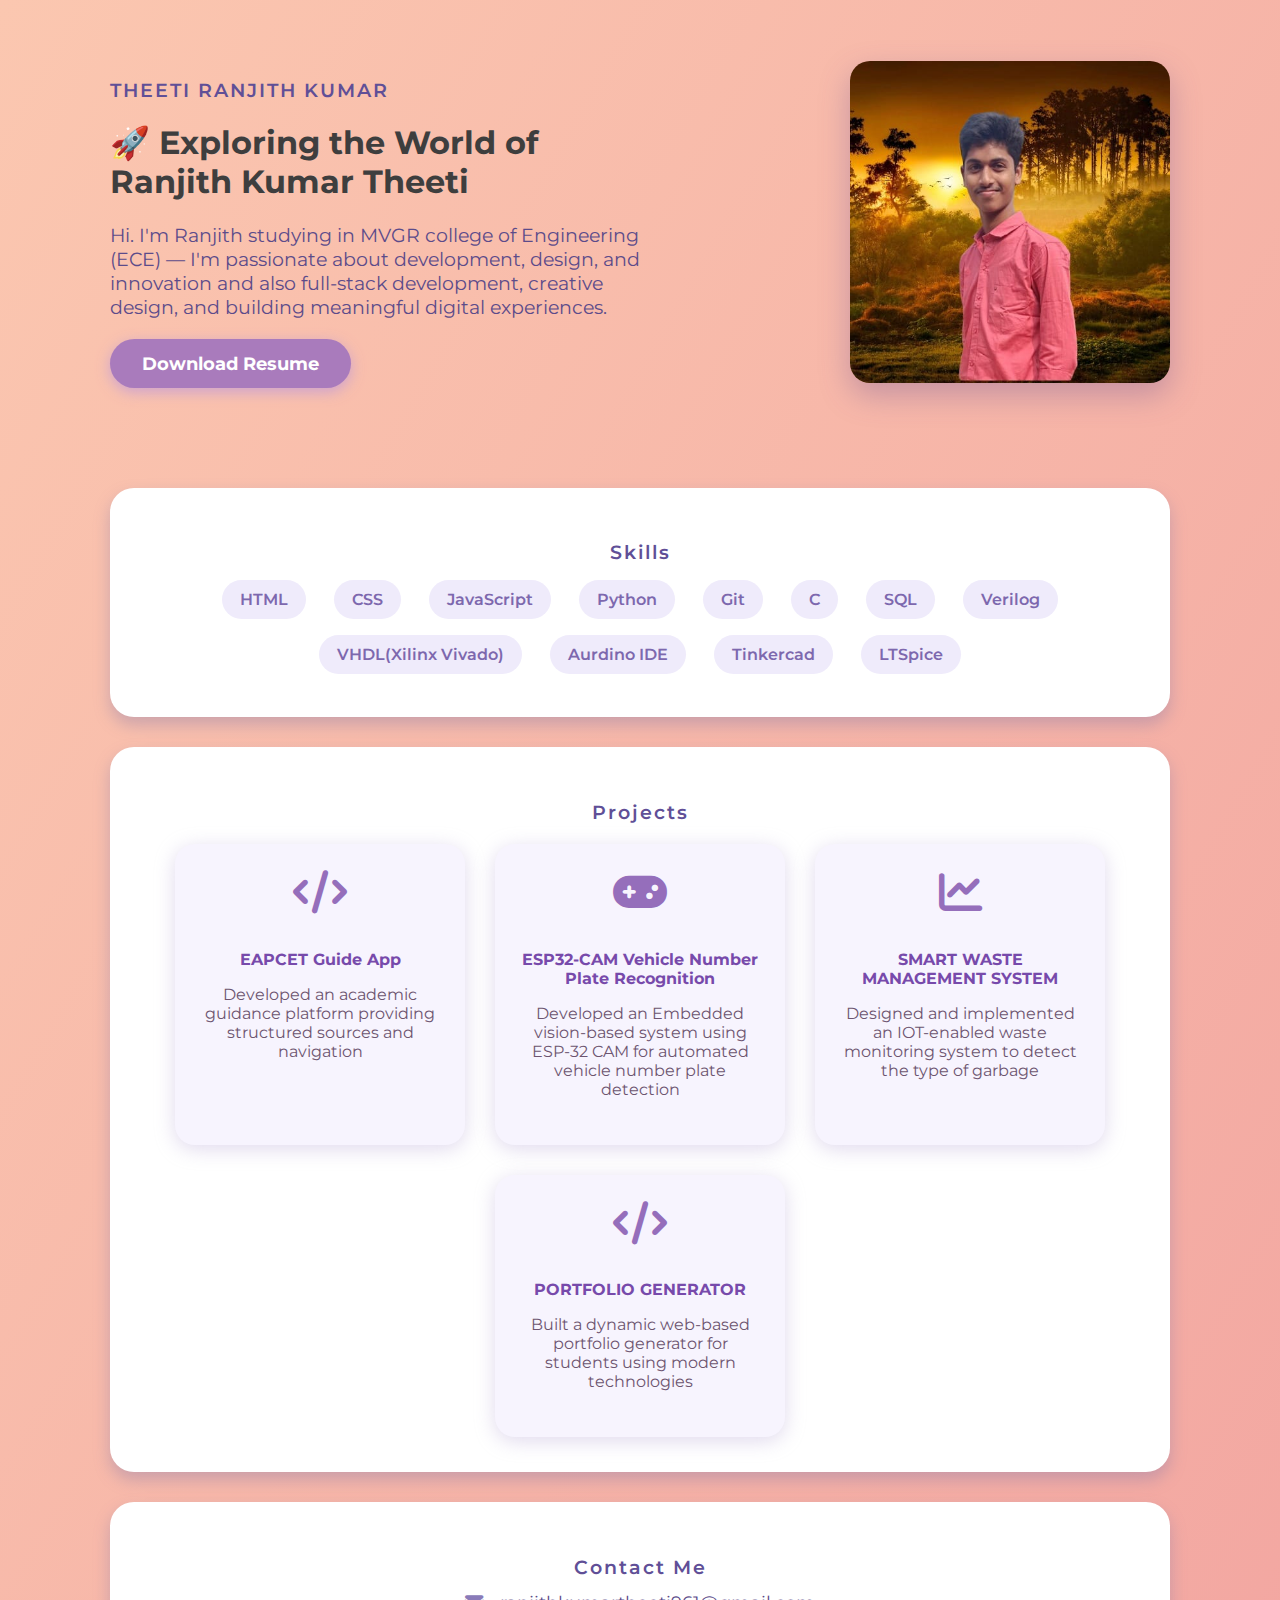
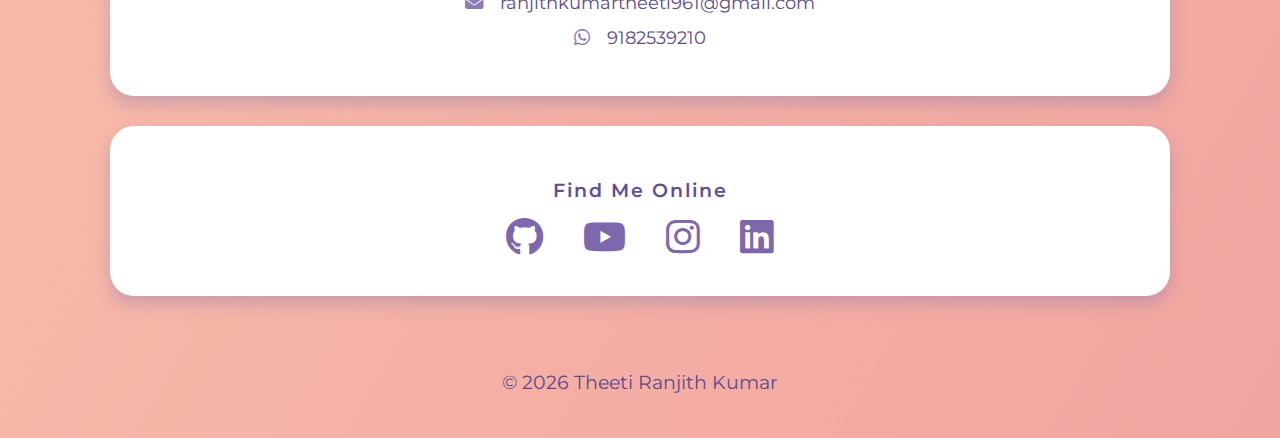
<file: index.html>
<!DOCTYPE html>
<html lang="en">
<head>
  <meta charset="UTF-8" />
  <meta name="viewport" content="width=device-width, initial-scale=1" />
  <title>Theeti Ranjith Kumar | Portfolio</title>
  <link href="https://fonts.googleapis.com/css?family=Montserrat:700,400&display=swap" rel="stylesheet" />
  <link rel="stylesheet" href="https://cdnjs.cloudflare.com/ajax/libs/font-awesome/6.4.0/css/all.min.css" />
  <link rel="stylesheet" href="style.css" />
</head>
<body>
  <section class="hero">
    <div class="hero-text">
      <h3>THEETI RANJITH KUMAR</h3>
      <h1 class="fixed-heading">
        🚀 Exploring the World of Ranjith Kumar Theeti
      </h1>
      <p>Hi. I'm Ranjith studying in MVGR college of Engineering (ECE) —  I'm passionate about development, design, and innovation and also full-stack development, creative design, and building meaningful digital experiences.</p>
      <a href="your_resume.pdf" class="cta-button" download>Download Resume</a>
    </div>
    <div class="hero-image">
      <img src="profile.jpg" alt="Theeti Ranjith Kumar" />
    </div>
  </section>

  <section class="skills">
    <h3>Skills</h3>
    <div class="skill-tags">
      <span>HTML</span>
      <span>CSS</span>
      <span>JavaScript</span>
      <span>Python</span>
      <span>Git</span>
      <span>C</span>
<span>SQL</span>
<span>Verilog</span>
<span>VHDL(Xilinx Vivado)</span>
<span>Aurdino IDE</span>
<span>Tinkercad</span>
<span>LTSpice</span>
</div>
  </section>

  <section class="projects">
    <h3>Projects</h3>
    <div class="project-cards">
      <div class="project-card">
        <i class="fas fa-code"></i>
        <h4>EAPCET Guide App</h4>
        <p>Developed an academic guidance platform providing structured sources and navigation</p>
      </div>
      <div class="project-card">
        <i class="fas fa-gamepad"></i>
        <h4>ESP32-CAM Vehicle Number Plate Recognition</h4>
        <p>Developed an Embedded vision-based system using ESP-32 CAM for automated vehicle number plate detection</p>
      </div>
      <div class="project-card">
        <i class="fas fa-chart-line"></i>
        <h4>SMART WASTE MANAGEMENT SYSTEM</h4>
        <p>Designed and implemented an IOT-enabled waste monitoring system to detect the type of garbage</p>
      </div>
      <div class="project-card">
        <i class="fas fa-code"></i>
        <h4>PORTFOLIO GENERATOR</h4>
        <p>Built a dynamic web-based portfolio generator for students using modern technologies</p>
      </div>
    </div>
  </section>

  <section class="contact">
    <h3>Contact Me</h3>
    <div class="contact-info">
      <p><i class="fas fa-envelope"></i> <a href="mailto:ranjithkumartheeti961@gmail.com">ranjithkumartheeti961@gmail.com</a></p>
      <p><i class="fab fa-whatsapp"></i> <a href="https://wa.me/9182539210" target="_blank">9182539210</a></p>
    </div>
  </section>

  <section class="social">
    <h3>Find Me Online</h3>
    <div class="social-links">
      <a href="https://github.com/Ranjiththeeti" target="_blank" title="GitHub"><i class="fab fa-github"></i></a>
      <a href="https://youtube.com/@ranjiththeeti?si=2NhHInHuwVhOYeA2" target="_blank" title="YouTube"><i class="fab fa-youtube"></i></a>
      <a href="https://www.instagram.com/ranjiththeeti_27?igsh=MTV3ZHp0dG1yNW8zMw==" target="_blank" title="Instagram"><i class="fab fa-instagram"></i></a>
      <a href="https://www.linkedin.com/in/ranjith-theeti-510316300?utm_source=share&utm_campaign=share_via&utm_content=profile&utm_medium=android_app" target="_blank" title="LinkedIn"><i class="fab fa-linkedin"></i></a>
    </div>
  </section>

  <footer>
    <p>© 2026 Theeti Ranjith Kumar</p>
  </footer>
</body>
</html>
</file>
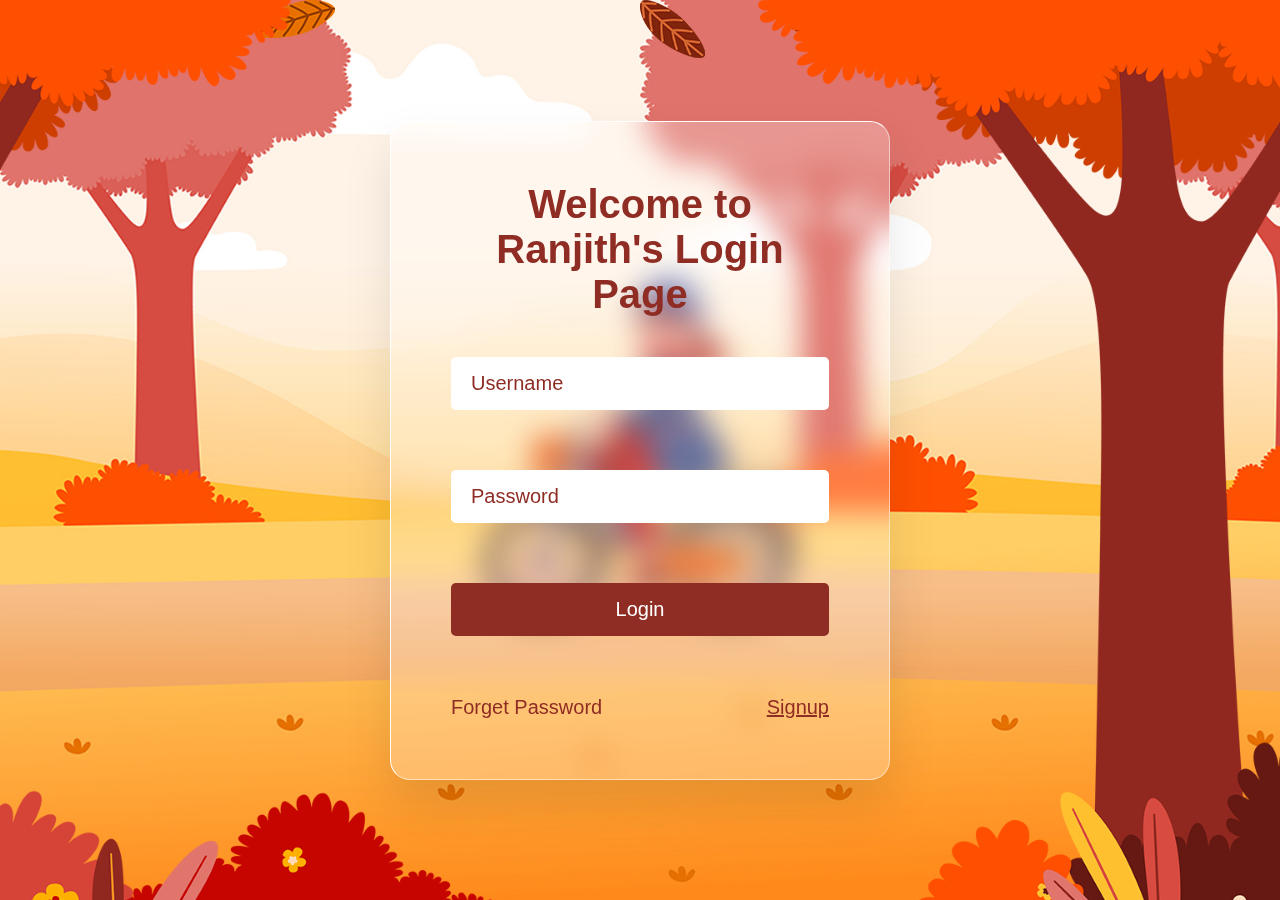
<file: login.html>
<!DOCTYPE html>
<html lang="en">

<head>
  <meta charset="UTF-8">
  <title>Ranjith Login Page | @ranjith_27</title>
  <link rel="stylesheet" href="styles.css">
</head>

<body>
  <section>
    <div class="leaves">
      <div class="set">
        <div><img src="leaf_01.png"></div>
        <div><img src="leaf_02.png"></div>
        <div><img src="leaf_03.png"></div>
        <div><img src="leaf_04.png"></div>
        <div><img src="leaf_01.png"></div>
        <div><img src="leaf_02.png"></div>
        <div><img src="leaf_03.png"></div>
        <div><img src="leaf_04.png"></div>
      </div>
    </div>
    <img src="bg.jpg" class="bg">
    <img src="girl.png" class="girl">
    <img src="trees.png" class="trees">
    <div class="login">
      <h2>Welcome to Ranjith's Login Page</h2>
      <div class="inputBox">
        <input type="text" placeholder="Username" id="username" />
      </div>
      <div class="inputBox">
        <input type="password" placeholder="Password" id="password" />
      </div>
      <div class="inputBox">
        <input type="submit" value="Login" id="btn" />
      </div>
      <div class="group">
        <a href="#">Forget Password</a>
        <a href="#">Signup</a>
      </div>
    </div>

  </section>

  <script>
    document.getElementById("btn").addEventListener("click", function () {
      const username = document.getElementById("username").value.trim();
      const password = document.getElementById("password").value.trim();

      if (username === "Ranjith Theeti" && password === "Ranjith@27") {
        // Redirect to portfolio page (change as needed)
        window.location.href = "portfolio.html";
      } else {
        alert("Incorrect username or password");
      }
    });
  </script>
</body>

</html>
</file>
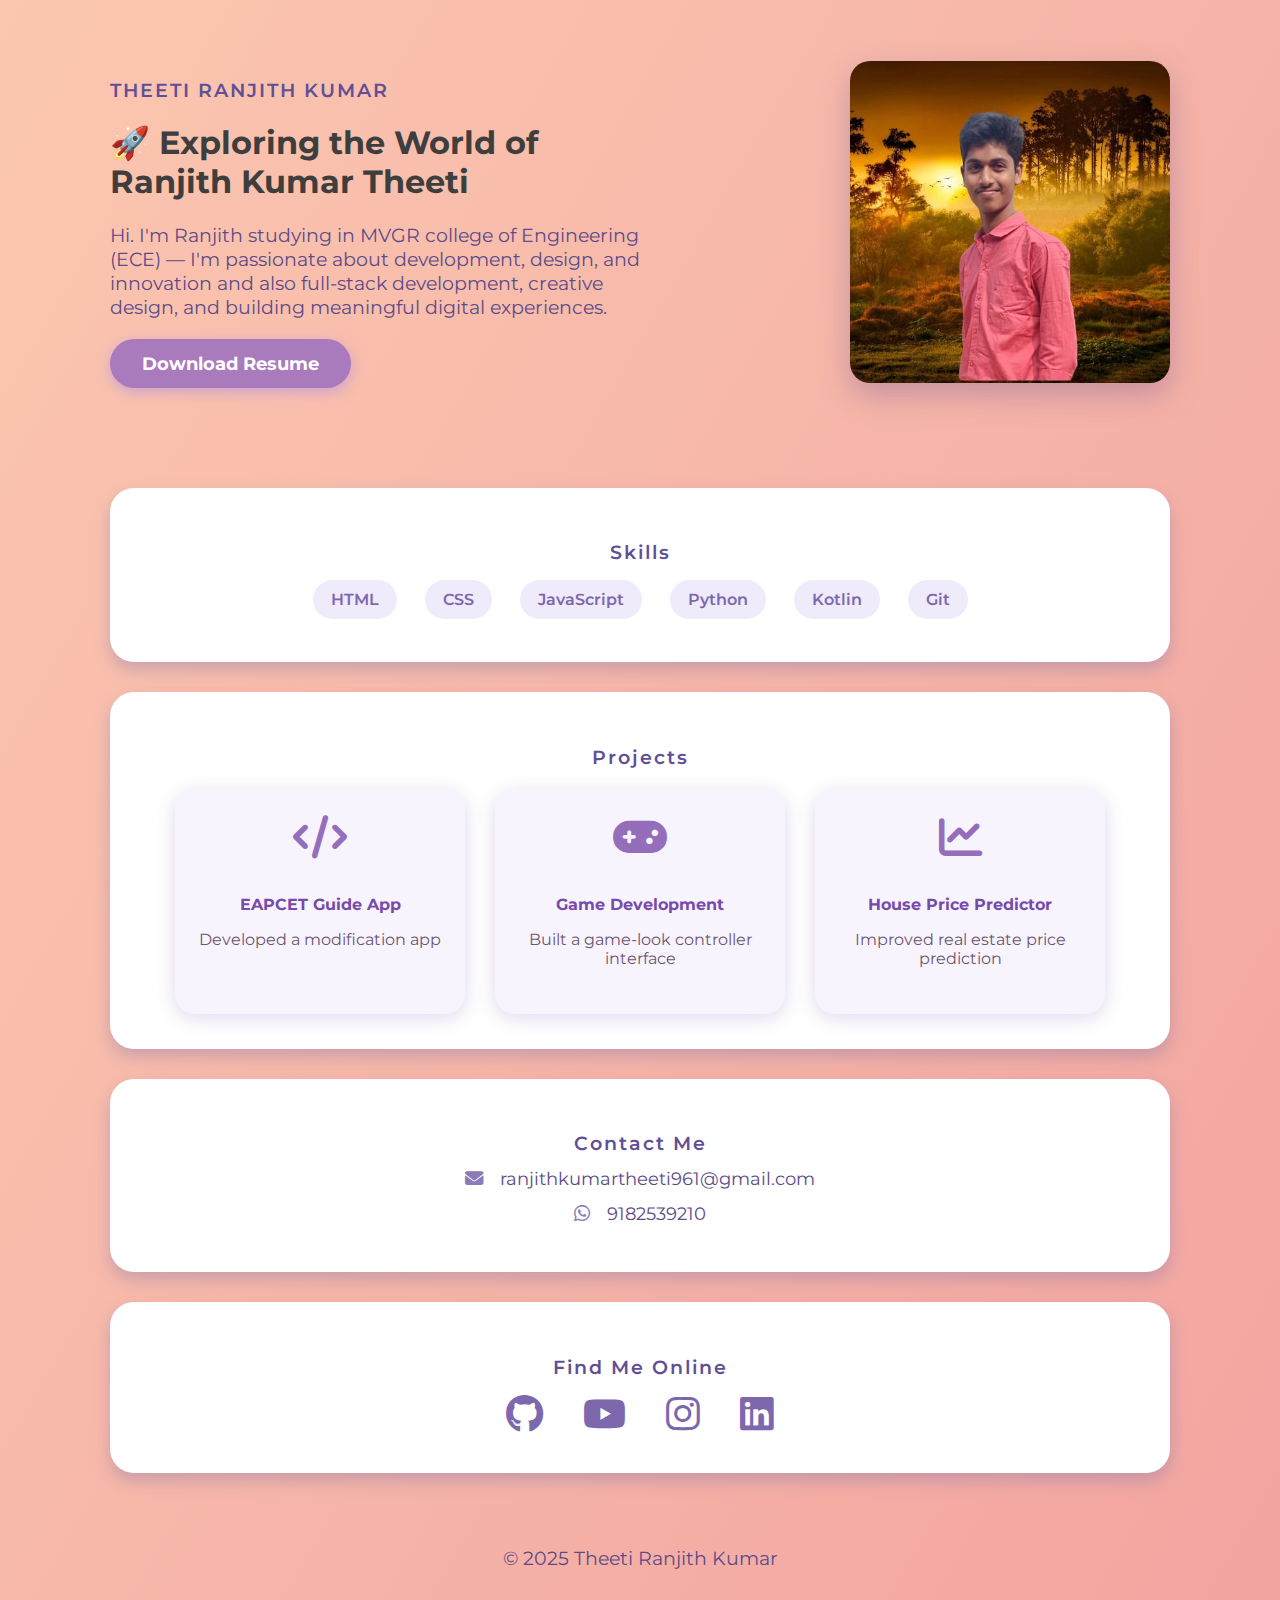
<file: portfolio.html>
<!DOCTYPE html>
<html lang="en">
<head>
  <meta charset="UTF-8" />
  <meta name="viewport" content="width=device-width, initial-scale=1" />
  <title>Theeti Ranjith Kumar | Portfolio</title>
  <link href="https://fonts.googleapis.com/css?family=Montserrat:700,400&display=swap" rel="stylesheet" />
  <link rel="stylesheet" href="https://cdnjs.cloudflare.com/ajax/libs/font-awesome/6.4.0/css/all.min.css" />
  <link rel="stylesheet" href="style.css" />
</head>
<body>
  <section class="hero">
    <div class="hero-text">
      <h3>THEETI RANJITH KUMAR</h3>
      <h1 class="fixed-heading">
        🚀 Exploring the World of Ranjith Kumar Theeti
      </h1>
      <p>Hi. I'm Ranjith studying in MVGR college of Engineering (ECE) —  I'm passionate about development, design, and innovation and also full-stack development, creative design, and building meaningful digital experiences.</p>
      <a href="your_resume.pdf" class="cta-button" download>Download Resume</a>
    </div>
    <div class="hero-image">
      <img src="profile.jpg" alt="Theeti Ranjith Kumar" />
    </div>
  </section>

  <section class="skills">
    <h3>Skills</h3>
    <div class="skill-tags">
      <span>HTML</span>
      <span>CSS</span>
      <span>JavaScript</span>
      <span>Python</span>
      <span>Kotlin</span>
      <span>Git</span>
    </div>
  </section>

  <section class="projects">
    <h3>Projects</h3>
    <div class="project-cards">
      <div class="project-card">
        <i class="fas fa-code"></i>
        <h4>EAPCET Guide App</h4>
        <p>Developed a modification app</p>
      </div>
      <div class="project-card">
        <i class="fas fa-gamepad"></i>
        <h4>Game Development</h4>
        <p>Built a game-look controller interface</p>
      </div>
      <div class="project-card">
        <i class="fas fa-chart-line"></i>
        <h4>House Price Predictor</h4>
        <p>Improved real estate price prediction</p>
      </div>
    </div>
  </section>

  <section class="contact">
    <h3>Contact Me</h3>
    <div class="contact-info">
      <p><i class="fas fa-envelope"></i> <a href="mailto:ranjithkumartheeti961@gmail.com">ranjithkumartheeti961@gmail.com</a></p>
      <p><i class="fab fa-whatsapp"></i> <a href="https://wa.me/9182539210" target="_blank">9182539210</a></p>
    </div>
  </section>

  <section class="social">
    <h3>Find Me Online</h3>
    <div class="social-links">
      <a href="https://github.com/Ranjiththeeti" target="_blank" title="GitHub"><i class="fab fa-github"></i></a>
      <a href="https://youtube.com/@ranjiththeeti?si=2NhHInHuwVhOYeA2" target="_blank" title="YouTube"><i class="fab fa-youtube"></i></a>
      <a href="https://www.instagram.com/ranjiththeeti_27?igsh=MTV3ZHp0dG1yNW8zMw==" target="_blank" title="Instagram"><i class="fab fa-instagram"></i></a>
      <a href="https://www.linkedin.com/in/ranjith-theeti-510316300?utm_source=share&utm_campaign=share_via&utm_content=profile&utm_medium=android_app" target="_blank" title="LinkedIn"><i class="fab fa-linkedin"></i></a>
    </div>
  </section>

  <footer>
    <p>© 2025 Theeti Ranjith Kumar</p>
  </footer>
</body>
</html>
</file>
<file: style.css>
body {
  font-family: 'Montserrat', sans-serif;
  margin: 0;
  background: linear-gradient(120deg, #fbc7b0, #f2a4a0);
  color: #3e3e3e;
  -webkit-font-smoothing: antialiased;
}

a {
  color: inherit;
  text-decoration: none;
}

a:hover {
  text-decoration: underline;
}

.hero {
  display: flex;
  justify-content: space-around;
  align-items: center;
  padding: 60px 30px 70px;
  flex-wrap: wrap;
  gap: 40px;
}

.hero-text {
  max-width: 540px;
}

h3 {
  font-weight: 600;
  letter-spacing: 2px;
  color: #604f97;
  margin-bottom: 8px;
}

h1..fixed-heading {
  font-size: 3.8rem;
  font-weight: 700;
  margin-bottom: 15px;
  line-height: 1.1;
  color: #4a357f;
}

p {
  font-weight: 400;
  font-size: 1.2rem;
  margin-bottom: 20px;
  color: #5c4b8a;
}

.hero-image img {
  width: 320px;
  border-radius: 20px;
  box-shadow: 0 12px 30px rgba(105, 79, 148, 0.35);
  object-fit: cover;
}

.cta-button {
  background-color: #a97bbc;
  color: white;
  padding: 14px 32px;
  border-radius: 25px;
  font-weight: 700;
  font-size: 1.1rem;
  border: none;
  cursor: pointer;
  box-shadow: 0 4px 14px rgba(194, 155, 215, 0.8);
  transition: background-color 0.3s ease;
  display: inline-block;
}

.cta-button:hover {
  background-color: #7b5499;
  box-shadow: 0 6px 24px rgba(154, 114, 185, 0.85);
}

.skills, .projects, .contact, .social {
  background: white;
  max-width: 960px;
  margin: 30px auto;
  border-radius: 24px;
  padding: 35px 50px;
  box-shadow: 0 8px 16px rgba(137, 123, 169, 0.4);
  text-align: center;
}

.skill-tags span {
  background: #efebfb;
  color: #7d68ae;
  font-weight: 600;
  padding: 10px 18px;
  border-radius: 40px;
  margin: 8px 12px;
  display: inline-block;
  font-size: 1rem;
  cursor: default;
  user-select: none;
}

.project-cards {
  display: flex;
  justify-content: center;
  gap: 30px;
  flex-wrap: wrap;
  margin-top: 20px;
}

.project-card {
  background: #f7f4fe;
  border-radius: 20px;
  width: 250px;
  padding: 26px 20px;
  box-shadow: 0 4px 20px rgba(177, 160, 211, 0.4);
  cursor: default;
  transition: transform 0.2s ease;
  text-align: center;
}

.project-card:hover {
  transform: translateY(-6px);
  box-shadow: 0 10px 35px rgba(133, 99, 190, 0.6);
}

.project-card i {
  font-size: 2.7rem;
  color: #956ebb;
  margin-bottom: 15px;
}

.project-card h4 {
  margin-bottom: 10px;
  font-weight: 700;
  color: #774aab;
}

.project-card p {
  font-size: 1rem;
  color: #6d5470;
}

.contact-info p {
  margin: 12px 0;
  font-size: 1.15rem;
}

.contact-info i {
  margin-right: 12px;
  color: #8a7bb9;
}

.social-links {
  margin-top: 12px;
}

.social-links a {
  font-size: 2.4rem;
  color: #7d68ae;
  margin: 0 18px;
  transition: color 0.3s;
}

.social-links a:hover {
  color: #a97bbc;
}

footer {
  text-align: center;
  padding: 24px 0;
  color: #5b4a7b;
  font-weight: 600;
  font-size: 1rem;
  user-select: none;
}
</file>
<file: styles.css>
* {
  margin: 0;
  padding: 0;
  box-sizing: border-box;
  font-family: "Poppins", sans-serif;
}

section {
  position: relative;
  display: flex;
  justify-content: center;
  align-items: center;
  width: 100%;
  height: 100vh;
  overflow: hidden;
}

section .bg {
  position: absolute;
  top: 0;
  left: 0;
  width: 100%;
  height: 100%;
  object-fit: cover;
  pointer-events: none;
}

section .trees {
  position: absolute;
  top: 0;
  left: 0;
  width: 100%;
  height: 100%;
  object-fit: cover;
  z-index: 100;
  pointer-events: none;
}

section .girl {
  position: absolute;
  scale: 0.65;
  pointer-events: none;
  animation: animateGirl 10s linear infinite;
}

@keyframes animateGirl {
  0% {
    transform: translateX(calc(100% + 100vw));
  }
  50% {
    transform: translateX(calc(-100% - 100vw));
  }
  50.01% {
    transform: translateX(calc(-100% - 100vw)) rotateY(180deg);
  }
  100% {
    transform: translateX(calc(100% + 100vw)) rotateY(180deg);
  }
}

.login {
  position: relative;
  padding: 60px;
  background: rgba(255, 255, 255, 0.25);
  backdrop-filter: blur(15px);
  border: 1px solid #fff;
  border-bottom: 1px solid rgba(255, 255, 255, 0.5);
  border-right: 1px solid rgba(255, 255, 255, 0.5);
  border-radius: 20px;
  width: 500px;
  display: flex;
  flex-direction: column;
  gap: 30px;
  box-shadow: 0 25px 50px rgba(0, 0, 0, 0.1);
}

.login h2 {
  position: relative;
  width: 100%;
  text-align: center;
  font-size: 2.5em;
  font-weight: 600;
  color: #8f2c24;
  margin-bottom: 10px;
}

.login .inputBox {
  position: relative;
}

.login .inputBox input {
  position: relative;
  width: 100%;
  padding: 15px 20px;
  outline: none;
  font-size: 1.25em;
  color: #8f2c24;
  border-radius: 5px;
  background: #fff;
  border: none;
  margin-bottom: 30px;
}

.login .inputBox ::placeholder {
  color: #8f2c24;
}

.login .inputBox #btn {
  position: relative;
  border: none;
  outline: none;
  background: #8f2c24;
  color: #fff;
  cursor: pointer;
  font-size: 1.25em;
  font-weight: 500;
  transition: 0.5s;
}

.login .inputBox #btn:hover {
  background: #d64c42;
}

.login .group {
  display: flex;
  justify-content: space-between;
}

.login .group a {
  font-size: 1.25em;
  color: #8f2c24;
  font-weight: 500;
  text-decoration: none;
}

.login .group a:nth-child(2) {
  text-decoration: underline;
}

.leaves {
  position: absolute;
  width: 100%;
  height: 100vh;
  overflow: hidden;
  display: flex;
  justify-content: center;
  align-items: center;
  z-index: 1;
  pointer-events: none;
}

.leaves .set {
  position: absolute;
  width: 100%;
  height: 100%;
  top: 0;
  left: 0;
  pointer-events: none;
}

.leaves .set div {
  position: absolute;
  display: block;
}

.leaves .set div:nth-child(1) {
  left: 20%;
  animation: animate 20s linear infinite;
}

.leaves .set div:nth-child(2) {
  left: 50%;
  animation: animate 14s linear infinite;
}

.leaves .set div:nth-child(3) {
  left: 70%;
  animation: animate 12s linear infinite;
}

.leaves .set div:nth-child(4) {
  left: 5%;
  animation: animate 15s linear infinite;
}

.leaves .set div:nth-child(5) {
  left: 85%;
  animation: animate 18s linear infinite;
}

.leaves .set div:nth-child(6) {
  left: 90%;
  animation: animate 12s linear infinite;
}

.leaves .set div:nth-child(7) {
  left: 15%;
  animation: animate 14s linear infinite;
}

.leaves .set div:nth-child(8) {
  left: 60%;
  animation: animate 15s linear infinite;
}

@keyframes animate {
  0% {
    opacity: 0;
    top: -10%;
    transform: translateX(20px) rotate(0deg);
  }
  10% {
    opacity: 1;
  }
  20% {
    transform: translateX(-20px) rotate(45deg);
  }
  40% {
    transform: translateX(-20px) rotate(90deg);
  }
  60% {
    transform: translateX(20px) rotate(180deg);
  }
  80% {
    transform: translateX(-20px) rotate(45deg);
  }
  100% {
    top: 110%;
    transform: translateX(20px) rotate(225deg);
  }
}
</file>
